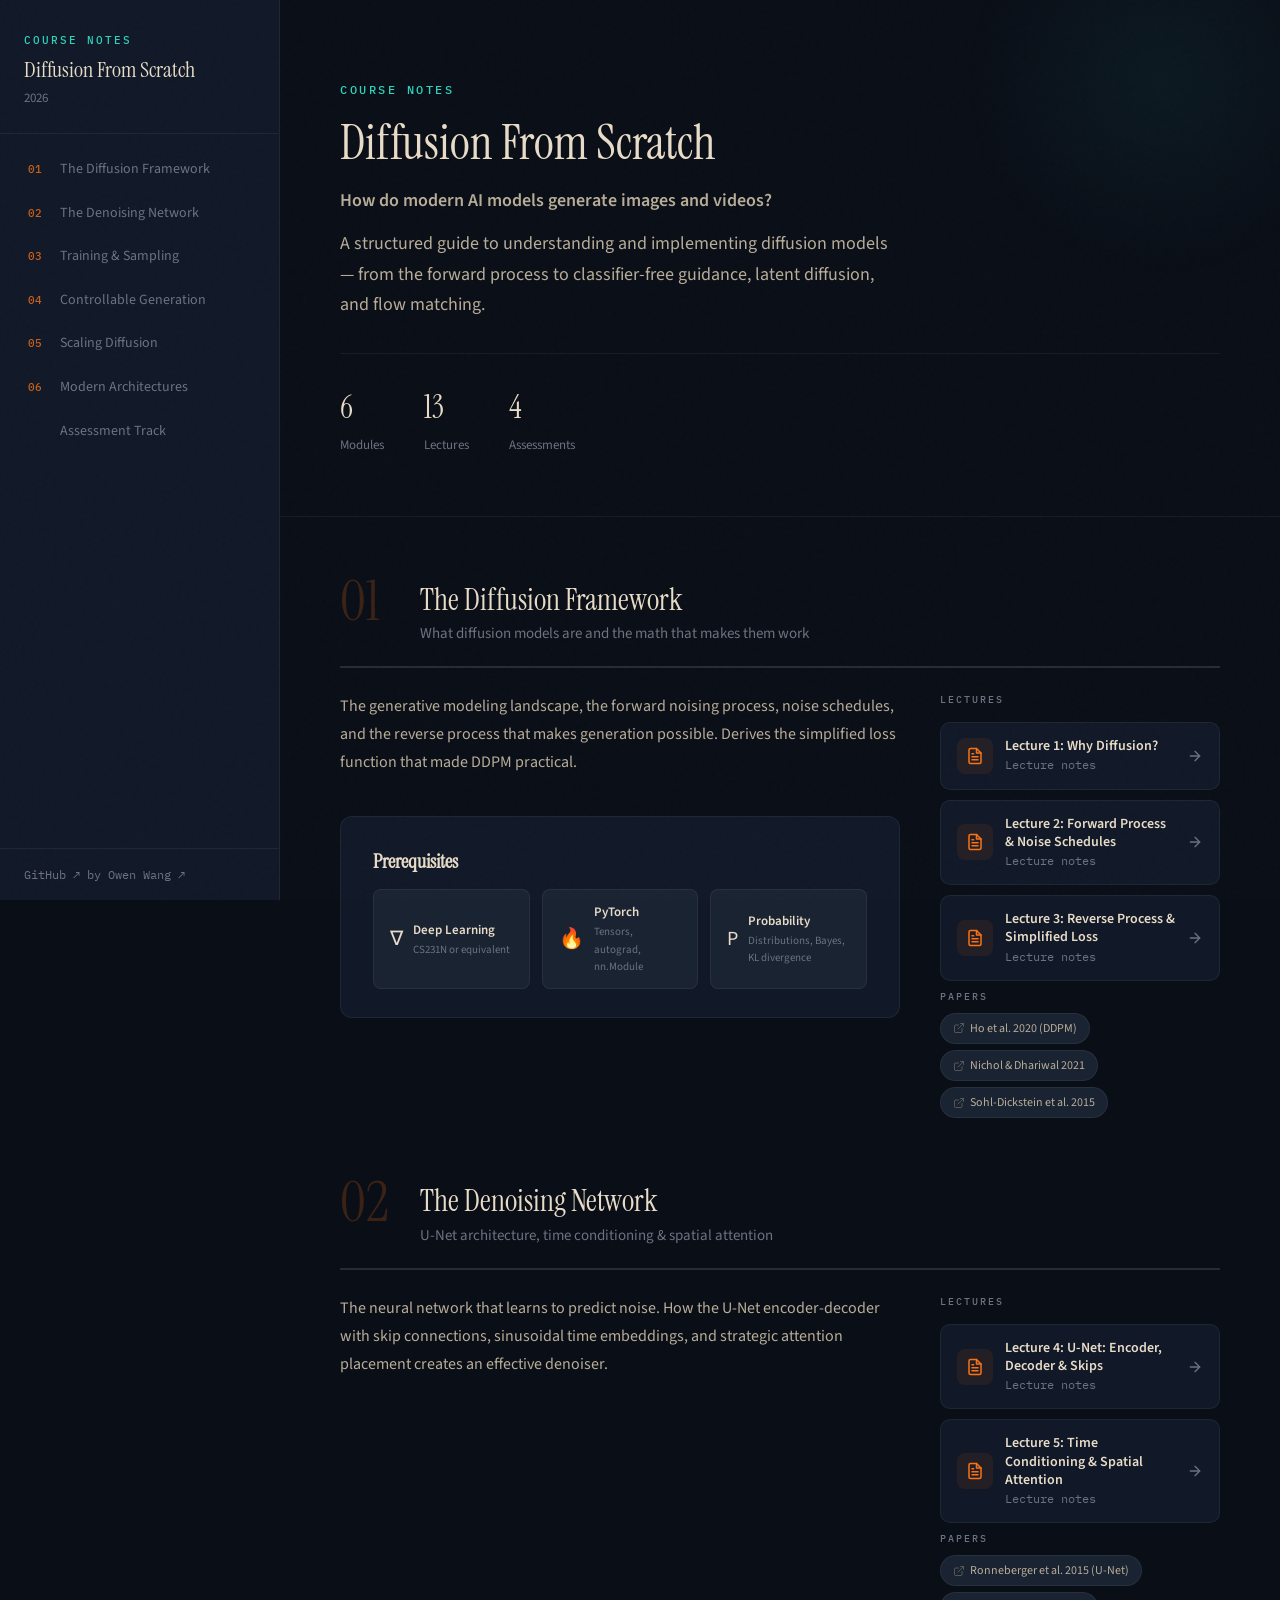
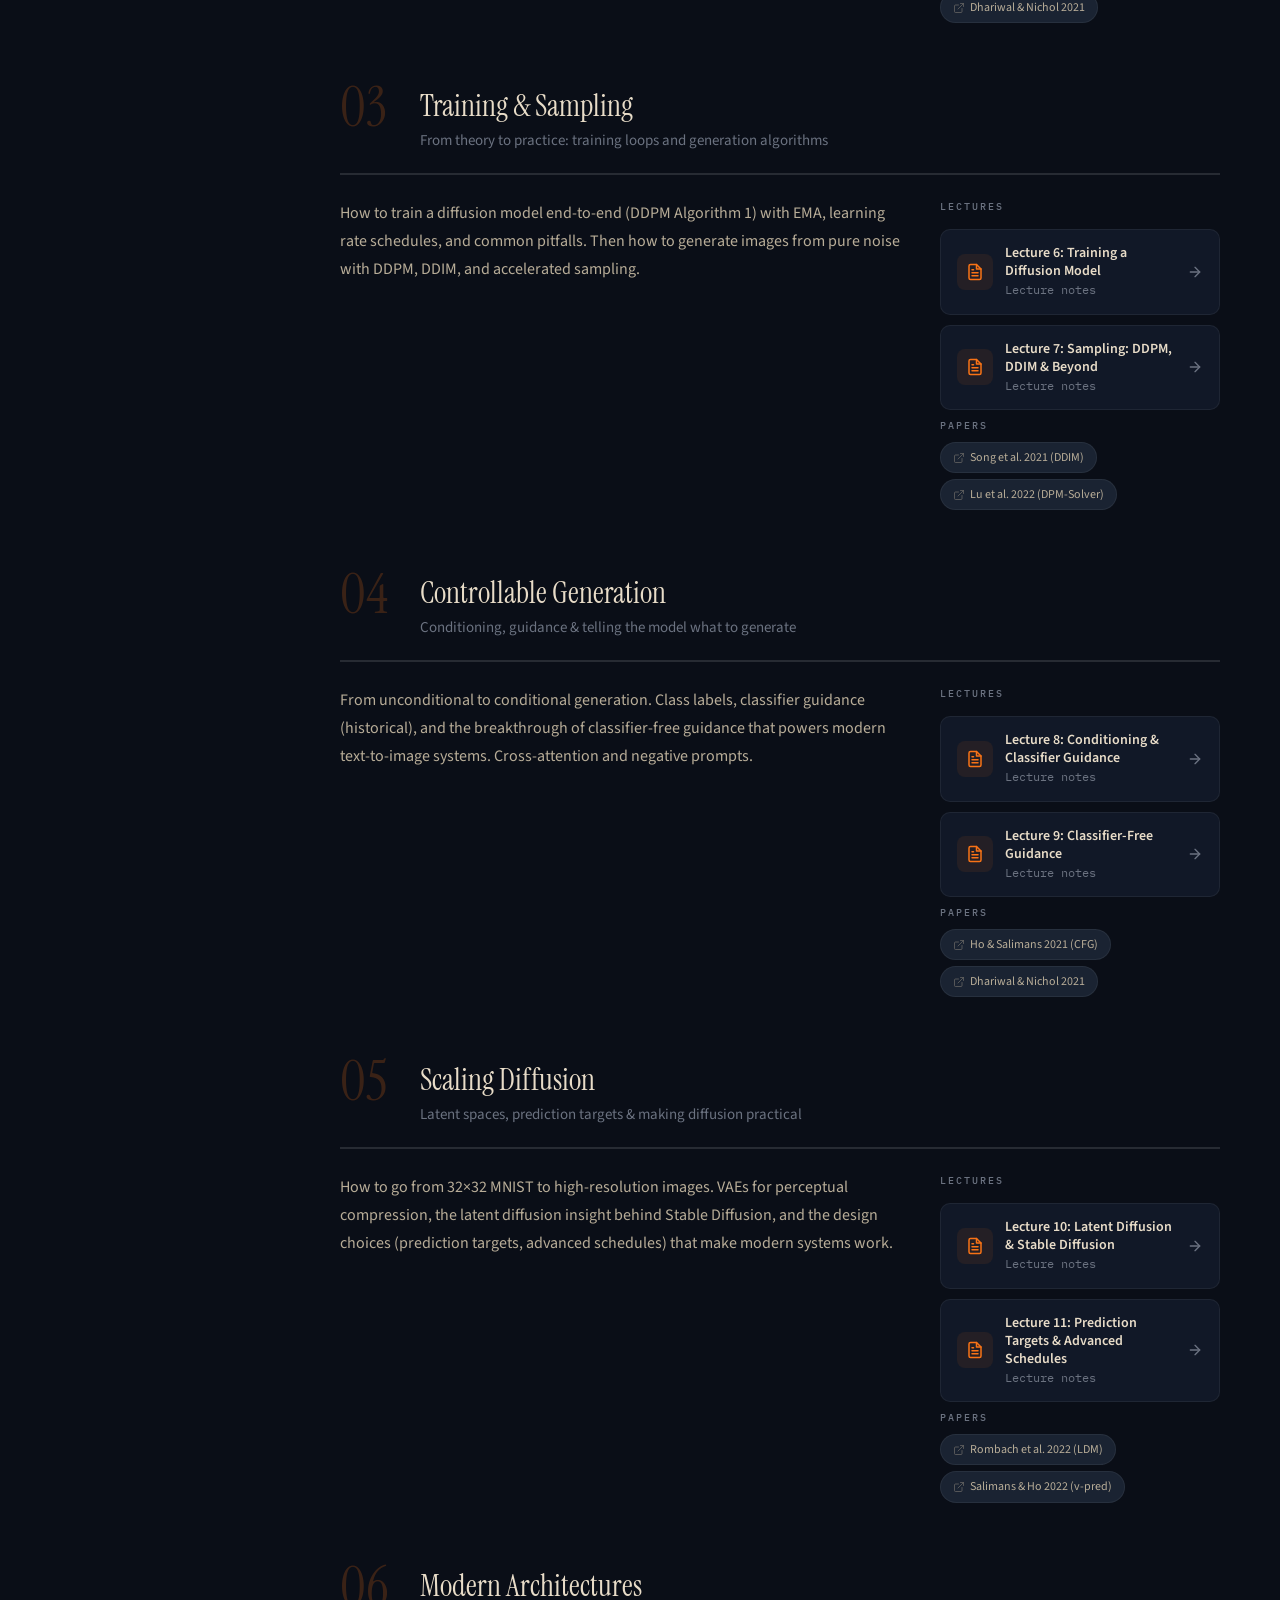
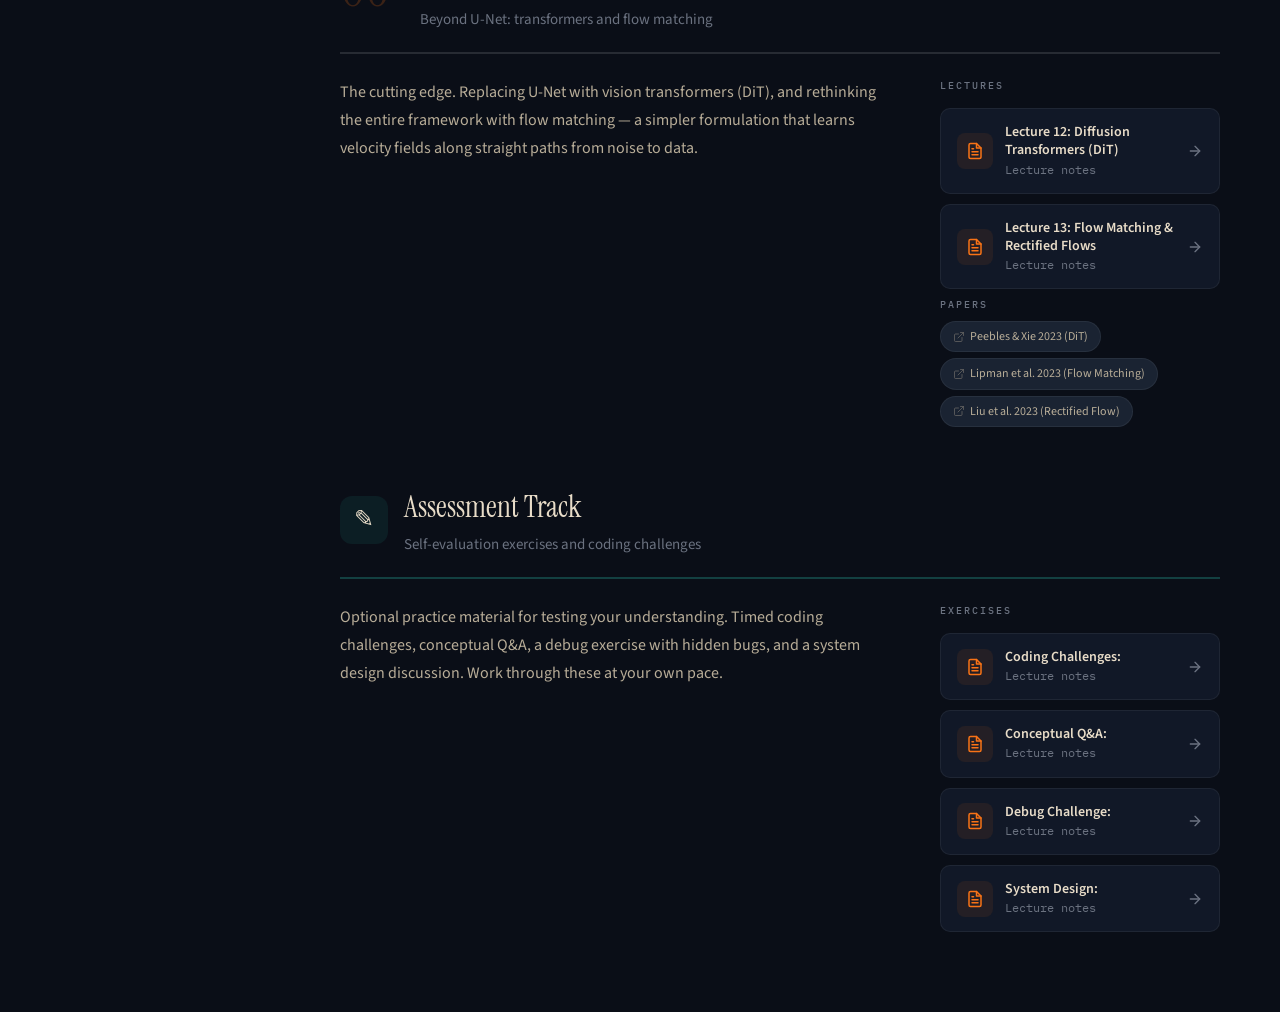
<file: site/index.html>
<!DOCTYPE html>
<html lang="en">
<head>
<meta charset="UTF-8">
<meta name="viewport" content="width=device-width, initial-scale=1.0">
<title>Diffusion From Scratch</title>
<meta name="description" content="Understanding diffusion models by building them, one equation at a time. 13 lectures from noise schedules to flow matching.">
<link rel="canonical" href="https://maninae.github.io/diffusion-from-scratch/">
<meta property="og:title" content="Diffusion From Scratch">
<meta property="og:description" content="Understanding diffusion models by building them, one equation at a time. 13 lectures from noise schedules to flow matching.">
<meta property="og:image" content="https://maninae.github.io/diffusion-from-scratch/assets/og-image.png">
<meta property="og:url" content="https://maninae.github.io/diffusion-from-scratch/">
<meta property="og:type" content="website">
<meta name="twitter:card" content="summary_large_image">
<meta name="twitter:title" content="Diffusion From Scratch">
<meta name="twitter:description" content="Understanding diffusion models by building them, one equation at a time. 13 lectures from noise schedules to flow matching.">
<meta name="twitter:image" content="https://maninae.github.io/diffusion-from-scratch/assets/og-image.png">
<link rel="preconnect" href="https://fonts.googleapis.com">
<link rel="preconnect" href="https://fonts.gstatic.com" crossorigin>
<link href="https://fonts.googleapis.com/css2?family=Instrument+Serif:ital@0;1&family=IBM+Plex+Mono:wght@400;500&family=Source+Sans+3:ital,wght@0,300;0,400;0,600;0,700;1,400&display=swap" rel="stylesheet">
<link rel="stylesheet" href="styles/shared.css">
</head>
<body class="page-index">

<!-- Mobile menu -->
<button class="menu-toggle" onclick="toggleSidebar()" aria-label="Toggle menu">
  <span></span>
</button>
<div class="menu-overlay" onclick="toggleSidebar()"></div>

<!-- Progress bar -->
<div class="progress-bar"><div class="bar"></div></div>

<!-- Sidebar -->
<aside class="sidebar">
  <div class="sidebar-header">
    <div class="course-code">Course Notes</div>
    <h1>Diffusion From Scratch</h1>
    <div class="term">2026</div>
  </div>
  <nav class="sidebar-nav" id="sidebarNav"></nav>
  <div class="sidebar-footer">
    <a href="https://github.com/Maninae/diffusion-from-scratch" target="_blank" rel="noopener">GitHub &nearr;</a>
    <a href="https://maninae.github.io/" target="_blank" rel="noopener">by Owen Wang &nearr;</a>
  </div>
</aside>

<!-- Main -->
<div class="main">
  <section class="hero">
    <div class="hero-eyebrow">Course Notes</div>
    <h2>Diffusion From Scratch</h2>
    <p class="hero-hook">How do modern AI models generate images and videos?</p>
    <p>
      A structured guide to understanding and implementing diffusion models &mdash;
      from the forward process to classifier-free guidance, latent diffusion, and flow matching.
    </p>
    <div class="hero-stats">
      <div class="hero-stat">
        <div class="stat-num">6</div>
        <div class="stat-label">Modules</div>
      </div>
      <div class="hero-stat">
        <div class="stat-num">13</div>
        <div class="stat-label">Lectures</div>
      </div>
      <div class="hero-stat">
        <div class="stat-num">4</div>
        <div class="stat-label">Assessments</div>
      </div>
    </div>
  </section>

  <div class="content" id="content"></div>
</div>

<script src="scripts/shared.js"></script>
<script>
var modules = [
  {
    id: 'diffusion-framework',
    num: '01',
    title: 'The Diffusion Framework',
    subtitle: 'What diffusion models are and the math that makes them work',
    description: '<p>The generative modeling landscape, the forward noising process, noise schedules, and the reverse process that makes generation possible. Derives the simplified loss function that made DDPM practical.</p>',
    lectures: [
      { label: 'Lecture 1', title: 'Why Diffusion?', file: 'lectures/lecture01.html' },
      { label: 'Lecture 2', title: 'Forward Process & Noise Schedules', file: 'lectures/lecture02.html' },
      { label: 'Lecture 3', title: 'Reverse Process & Simplified Loss', file: 'lectures/lecture03.html' }
    ],
    readings: [
      { text: 'Ho et al. 2020 (DDPM)', url: 'https://arxiv.org/abs/2006.11239' },
      { text: 'Nichol & Dhariwal 2021', url: 'https://arxiv.org/abs/2102.09672' },
      { text: 'Sohl-Dickstein et al. 2015', url: 'https://arxiv.org/abs/1503.03585' }
    ],
    prereqs: [
      { label: 'Deep Learning', sub: 'CS231N or equivalent', icon: '\u2207', url: 'http://cs231n.stanford.edu/' },
      { label: 'PyTorch', sub: 'Tensors, autograd, nn.Module', icon: '\uD83D\uDD25', url: 'https://pytorch.org/tutorials/' },
      { label: 'Probability', sub: 'Distributions, Bayes, KL divergence', icon: 'P', url: 'http://cs229.stanford.edu/section/cs229-prob.pdf' }
    ]
  },
  {
    id: 'denoising-network',
    num: '02',
    title: 'The Denoising Network',
    subtitle: 'U-Net architecture, time conditioning & spatial attention',
    description: '<p>The neural network that learns to predict noise. How the U-Net encoder-decoder with skip connections, sinusoidal time embeddings, and strategic attention placement creates an effective denoiser.</p>',
    lectures: [
      { label: 'Lecture 4', title: 'U-Net: Encoder, Decoder & Skips', file: 'lectures/lecture04.html' },
      { label: 'Lecture 5', title: 'Time Conditioning & Spatial Attention', file: 'lectures/lecture05.html' }
    ],
    readings: [
      { text: 'Ronneberger et al. 2015 (U-Net)', url: 'https://arxiv.org/abs/1505.04597' },
      { text: 'Dhariwal & Nichol 2021', url: 'https://arxiv.org/abs/2105.05233' }
    ]
  },
  {
    id: 'training-sampling',
    num: '03',
    title: 'Training & Sampling',
    subtitle: 'From theory to practice: training loops and generation algorithms',
    description: '<p>How to train a diffusion model end-to-end (DDPM Algorithm 1) with EMA, learning rate schedules, and common pitfalls. Then how to generate images from pure noise with DDPM, DDIM, and accelerated sampling.</p>',
    lectures: [
      { label: 'Lecture 6', title: 'Training a Diffusion Model', file: 'lectures/lecture06.html' },
      { label: 'Lecture 7', title: 'Sampling: DDPM, DDIM & Beyond', file: 'lectures/lecture07.html' }
    ],
    readings: [
      { text: 'Song et al. 2021 (DDIM)', url: 'https://arxiv.org/abs/2010.02502' },
      { text: 'Lu et al. 2022 (DPM-Solver)', url: 'https://arxiv.org/abs/2206.00927' }
    ]
  },
  {
    id: 'controllable-generation',
    num: '04',
    title: 'Controllable Generation',
    subtitle: 'Conditioning, guidance & telling the model what to generate',
    description: '<p>From unconditional to conditional generation. Class labels, classifier guidance (historical), and the breakthrough of classifier-free guidance that powers modern text-to-image systems. Cross-attention and negative prompts.</p>',
    lectures: [
      { label: 'Lecture 8', title: 'Conditioning & Classifier Guidance', file: 'lectures/lecture08.html' },
      { label: 'Lecture 9', title: 'Classifier-Free Guidance', file: 'lectures/lecture09.html' }
    ],
    readings: [
      { text: 'Ho & Salimans 2021 (CFG)', url: 'https://arxiv.org/abs/2207.12598' },
      { text: 'Dhariwal & Nichol 2021', url: 'https://arxiv.org/abs/2105.05233' }
    ]
  },
  {
    id: 'scaling-diffusion',
    num: '05',
    title: 'Scaling Diffusion',
    subtitle: 'Latent spaces, prediction targets & making diffusion practical',
    description: '<p>How to go from 32\u00d732 MNIST to high-resolution images. VAEs for perceptual compression, the latent diffusion insight behind Stable Diffusion, and the design choices (prediction targets, advanced schedules) that make modern systems work.</p>',
    lectures: [
      { label: 'Lecture 10', title: 'Latent Diffusion & Stable Diffusion', file: 'lectures/lecture10.html' },
      { label: 'Lecture 11', title: 'Prediction Targets & Advanced Schedules', file: 'lectures/lecture11.html' }
    ],
    readings: [
      { text: 'Rombach et al. 2022 (LDM)', url: 'https://arxiv.org/abs/2112.10752' },
      { text: 'Salimans & Ho 2022 (v-pred)', url: 'https://arxiv.org/abs/2202.00512' }
    ]
  },
  {
    id: 'modern-architectures',
    num: '06',
    title: 'Modern Architectures',
    subtitle: 'Beyond U-Net: transformers and flow matching',
    description: '<p>The cutting edge. Replacing U-Net with vision transformers (DiT), and rethinking the entire framework with flow matching \u2014 a simpler formulation that learns velocity fields along straight paths from noise to data.</p>',
    lectures: [
      { label: 'Lecture 12', title: 'Diffusion Transformers (DiT)', file: 'lectures/lecture12.html' },
      { label: 'Lecture 13', title: 'Flow Matching & Rectified Flows', file: 'lectures/lecture13.html' }
    ],
    readings: [
      { text: 'Peebles & Xie 2023 (DiT)', url: 'https://arxiv.org/abs/2212.09748' },
      { text: 'Lipman et al. 2023 (Flow Matching)', url: 'https://arxiv.org/abs/2210.02747' },
      { text: 'Liu et al. 2023 (Rectified Flow)', url: 'https://arxiv.org/abs/2209.03003' }
    ]
  },
  {
    id: 'assessment',
    num: '',
    title: 'Assessment Track',
    subtitle: 'Self-evaluation exercises and coding challenges',
    icon: '\u270E',
    isAssessment: true,
    description: '<p>Optional practice material for testing your understanding. Timed coding challenges, conceptual Q&A, a debug exercise with hidden bugs, and a system design discussion. Work through these at your own pace.</p>',
    lectures: [
      { label: 'Coding Challenges', title: '', file: 'lectures/assessment.html#coding' },
      { label: 'Conceptual Q&A', title: '', file: 'lectures/assessment.html#conceptual' },
      { label: 'Debug Challenge', title: '', file: 'lectures/assessment.html#debug' },
      { label: 'System Design', title: '', file: 'lectures/assessment.html#design' }
    ],
    readings: []
  }
];

buildIndexPage(modules);
</script>
</body>
</html>
</file>
<file: site/styles/shared.css>
/* ═══════════════════════════════════════════════════════════════
   Diffusion From Scratch — Shared Styles (Dark Ocean Theme)
   Based on CS234 RL structure, remapped to dark mode ocean palette
   ═══════════════════════════════════════════════════════════════ */

*, *::before, *::after { margin: 0; padding: 0; box-sizing: border-box; }

:root {
  /* Dark ocean palette */
  --bg-deep: #0a0e17;
  --bg-surface: #111827;
  --bg-elevated: #1a2332;
  --bg-hover: #1f2937;

  /* Text — soft beige-white, not pure white */
  --text-primary: #e8dcc8;
  --text-secondary: #b8ad98;
  --text-muted: #6b7280;

  /* Accents */
  --accent: #f97316;
  --accent-hover: #ea580c;
  --accent-light: rgba(249, 115, 22, 0.08);
  --accent-border: rgba(249, 115, 22, 0.25);
  --teal: #2dd4bf;
  --teal-light: rgba(45, 212, 191, 0.08);
  --teal-border: rgba(45, 212, 191, 0.25);

  /* Rules */
  --rule: rgba(255, 255, 255, 0.06);
  --rule-strong: rgba(255, 255, 255, 0.12);

  /* Layout */
  --sidebar-w: 280px;

  /* Typography */
  --serif: 'Instrument Serif', 'Georgia', serif;
  --sans: 'Source Sans 3', 'Helvetica Neue', sans-serif;
  --mono: 'IBM Plex Mono', 'Menlo', monospace;

  /* Callout colors (bright enough for dark bg) */
  --blue: #60a5fa;
  --green: #4ade80;
  --purple: #a78bfa;
  --amber: #fbbf24;
  --rose: #f472b6;
}

html { scroll-behavior: smooth; }

body {
  font-family: var(--sans);
  background: var(--bg-deep);
  color: var(--text-primary);
  line-height: 1.6;
  -webkit-font-smoothing: antialiased;
  overflow-x: hidden;
}

/* ── Subtle noise texture ── */
body::before {
  content: '';
  position: fixed;
  inset: 0;
  background-image: url("data:image/svg+xml,%3Csvg viewBox='0 0 256 256' xmlns='http://www.w3.org/2000/svg'%3E%3Cfilter id='noise'%3E%3CfeTurbulence type='fractalNoise' baseFrequency='0.9' numOctaves='4' stitchTiles='stitch'/%3E%3C/filter%3E%3Crect width='100%25' height='100%25' filter='url(%23noise)' opacity='0.015'/%3E%3C/svg%3E");
  pointer-events: none;
  z-index: 9999;
}

/* ═══════════════════════════════════════════════════════════════
   SIDEBAR
   ═══════════════════════════════════════════════════════════════ */
.sidebar {
  position: fixed;
  top: 0;
  left: 0;
  width: var(--sidebar-w);
  height: 100vh;
  background: var(--bg-surface);
  color: var(--text-primary);
  display: flex;
  flex-direction: column;
  z-index: 100;
  transition: transform 0.35s cubic-bezier(0.4, 0, 0.2, 1);
  border-right: 1px solid var(--rule);
}

.sidebar-header {
  padding: 32px 24px 24px;
  border-bottom: 1px solid var(--rule);
}

.sidebar-header .course-code {
  font-family: var(--mono);
  font-size: 11px;
  letter-spacing: 2px;
  text-transform: uppercase;
  color: var(--teal);
  margin-bottom: 6px;
  font-weight: 500;
}

.sidebar-header h1 {
  font-family: var(--serif);
  font-size: 22px;
  font-weight: 400;
  line-height: 1.3;
  color: var(--text-primary);
}

.sidebar-header h1 a {
  color: inherit;
  text-decoration: none;
}

.sidebar-header h1 a:hover {
  color: var(--accent);
}

.sidebar-header .term {
  font-family: var(--sans);
  font-size: 13px;
  color: var(--text-muted);
  margin-top: 4px;
}

.sidebar-nav {
  flex: 1;
  overflow-y: auto;
  padding: 16px 0;
  scrollbar-width: thin;
  scrollbar-color: rgba(255,255,255,0.1) transparent;
}

.sidebar-nav::-webkit-scrollbar { width: 4px; }
.sidebar-nav::-webkit-scrollbar-track { background: transparent; }
.sidebar-nav::-webkit-scrollbar-thumb { background: rgba(255,255,255,0.1); border-radius: 2px; }

.nav-section {
  padding: 0 16px;
  margin-bottom: 4px;
}

.nav-item {
  display: flex;
  align-items: flex-start;
  gap: 12px;
  padding: 10px 12px;
  border-radius: 8px;
  cursor: pointer;
  transition: all 0.2s ease;
  text-decoration: none;
  color: var(--text-muted);
  font-size: 14px;
  line-height: 1.4;
}

.nav-item:hover {
  background: rgba(255,255,255,0.04);
  color: var(--text-primary);
}

.nav-item.active {
  background: var(--accent-light);
  color: var(--text-primary);
}

.nav-item .nav-num {
  font-family: var(--mono);
  font-size: 11px;
  font-weight: 500;
  color: var(--accent);
  min-width: 20px;
  padding-top: 2px;
  opacity: 0.8;
}

.nav-item.active .nav-num { opacity: 1; }

/* ToC sub-items (lecture pages) */
.nav-sub-item {
  display: block;
  padding: 6px 12px 6px 44px;
  border-radius: 6px;
  cursor: pointer;
  transition: all 0.2s ease;
  text-decoration: none;
  color: var(--text-muted);
  font-size: 13px;
  line-height: 1.35;
}

.nav-sub-item:hover {
  background: rgba(255,255,255,0.03);
  color: var(--text-secondary);
}

.nav-sub-item.active {
  color: var(--text-primary);
  background: rgba(255,255,255,0.04);
}

.sidebar-footer {
  padding: 16px 24px;
  border-top: 1px solid var(--rule);
  font-size: 12px;
  color: var(--text-muted);
  font-family: var(--mono);
}

.sidebar-footer a {
  color: var(--text-muted);
  text-decoration: none;
  transition: color 0.2s;
}

.sidebar-footer a:hover { color: var(--accent); }

/* ── Mobile menu toggle ── */
.menu-toggle {
  display: none;
  position: fixed;
  top: 16px;
  left: 16px;
  z-index: 200;
  width: 44px;
  height: 44px;
  border-radius: 10px;
  background: var(--bg-surface);
  border: 1px solid var(--rule);
  cursor: pointer;
  align-items: center;
  justify-content: center;
  box-shadow: 0 2px 12px rgba(0,0,0,0.3);
}

.menu-toggle span {
  display: block;
  width: 20px;
  height: 2px;
  background: var(--text-primary);
  border-radius: 1px;
  transition: all 0.3s;
  position: relative;
}

.menu-toggle span::before,
.menu-toggle span::after {
  content: '';
  position: absolute;
  left: 0;
  width: 20px;
  height: 2px;
  background: var(--text-primary);
  border-radius: 1px;
  transition: all 0.3s;
}

.menu-toggle span::before { top: -6px; }
.menu-toggle span::after { top: 6px; }

.menu-overlay {
  display: none;
  position: fixed;
  inset: 0;
  background: rgba(0,0,0,0.6);
  z-index: 90;
  opacity: 0;
  transition: opacity 0.3s;
}

/* ── Main content ── */
.main {
  margin-left: var(--sidebar-w);
  min-height: 100vh;
}

/* ── Scroll progress ── */
.progress-bar {
  position: fixed;
  top: 0;
  left: var(--sidebar-w);
  right: 0;
  height: 3px;
  background: transparent;
  z-index: 50;
}

.progress-bar .bar {
  height: 100%;
  background: linear-gradient(90deg, var(--accent), var(--teal));
  width: 0%;
  transition: width 0.1s linear;
}

/* ── Animations ── */
@keyframes fadeUp {
  from { opacity: 0; transform: translateY(20px); }
  to { opacity: 1; transform: translateY(0); }
}

/* ═══════════════════════════════════════════════════════════════
   INDEX PAGE — Hero, modules, lecture cards, readings, prereqs
   ═══════════════════════════════════════════════════════════════ */
.hero {
  padding: 80px 60px 60px;
  border-bottom: 1px solid var(--rule);
  position: relative;
  overflow: hidden;
  max-width: 1200px;
  margin: 0 auto;
}

.hero::after {
  content: '';
  position: absolute;
  top: -120px;
  right: -80px;
  width: 400px;
  height: 400px;
  border-radius: 50%;
  background: radial-gradient(circle, rgba(45, 212, 191, 0.06) 0%, transparent 70%);
  pointer-events: none;
}

.hero-eyebrow {
  font-family: var(--mono);
  font-size: 12px;
  letter-spacing: 2.5px;
  text-transform: uppercase;
  color: var(--teal);
  margin-bottom: 16px;
  font-weight: 500;
}

.hero h2 {
  font-family: var(--serif);
  font-size: 48px;
  font-weight: 400;
  line-height: 1.15;
  color: var(--text-primary);
  max-width: 600px;
  margin-bottom: 16px;
}

.hero-hook {
  font-size: 22px;
  font-weight: 600;
  color: var(--teal);
  max-width: 560px;
  line-height: 1.5;
  margin-bottom: 12px;
}

.hero p {
  font-size: 18px;
  color: var(--text-secondary);
  max-width: 560px;
  line-height: 1.7;
}

.hero-stats {
  display: flex;
  gap: 40px;
  margin-top: 32px;
  padding-top: 28px;
  border-top: 1px solid var(--rule);
}

.hero-stat .stat-num {
  font-family: var(--serif);
  font-size: 32px;
  color: var(--text-primary);
}

.hero-stat .stat-label {
  font-size: 13px;
  color: var(--text-muted);
  margin-top: 2px;
}

.content {
  padding: 0 60px 80px;
  max-width: 1200px;
  margin: 0 auto;
}

/* ── Module card ── */
.module {
  padding-top: 56px;
  scroll-margin-top: 24px;
}

.module-header {
  display: flex;
  align-items: flex-start;
  gap: 20px;
  margin-bottom: 24px;
  padding-bottom: 20px;
  border-bottom: 2px solid var(--rule-strong);
}

.module-number {
  font-family: var(--serif);
  font-size: 56px;
  line-height: 1;
  color: var(--accent);
  opacity: 0.2;
  min-width: 60px;
}

.module-title-block { padding-top: 8px; }

.module-title {
  font-family: var(--serif);
  font-size: 30px;
  font-weight: 400;
  line-height: 1.25;
  color: var(--text-primary);
}

.module-subtitle {
  font-size: 15px;
  color: var(--text-muted);
  margin-top: 4px;
}

.module-body {
  display: grid;
  grid-template-columns: 1fr 280px;
  gap: 40px;
  max-width: 1200px;
}

.module-description {
  font-size: 16px;
  line-height: 1.75;
  color: var(--text-secondary);
}

.module-description p + p { margin-top: 12px; }

.module-description ul {
  margin-top: 10px;
  padding-left: 20px;
}

.module-description li {
  margin-bottom: 6px;
  color: var(--text-secondary);
}

/* ── Lecture cards ── */
.lectures-panel {
  display: flex;
  flex-direction: column;
  gap: 10px;
}

.lectures-panel h4 {
  font-family: var(--mono);
  font-size: 10px;
  letter-spacing: 2px;
  text-transform: uppercase;
  color: var(--text-muted);
  margin-bottom: 4px;
  font-weight: 500;
}

.lecture-card {
  display: flex;
  align-items: center;
  gap: 12px;
  padding: 14px 16px;
  background: var(--bg-surface);
  border: 1px solid var(--rule);
  border-radius: 10px;
  text-decoration: none;
  color: var(--text-primary);
  transition: all 0.25s cubic-bezier(0.4, 0, 0.2, 1);
  position: relative;
  overflow: hidden;
}

.lecture-card::before {
  content: '';
  position: absolute;
  left: 0;
  top: 0;
  bottom: 0;
  width: 3px;
  background: var(--accent);
  transform: scaleY(0);
  transition: transform 0.25s cubic-bezier(0.4, 0, 0.2, 1);
}

.lecture-card:hover {
  border-color: var(--accent-border);
  background: var(--bg-elevated);
  transform: translateY(-1px);
  box-shadow: 0 4px 16px rgba(0, 0, 0, 0.3);
}

.lecture-card:hover::before { transform: scaleY(1); }

.lecture-icon {
  width: 36px;
  height: 36px;
  border-radius: 8px;
  background: var(--accent-light);
  display: flex;
  align-items: center;
  justify-content: center;
  flex-shrink: 0;
}

.lecture-icon svg {
  width: 18px;
  height: 18px;
  color: var(--accent);
}

.lecture-info {
  flex: 1;
  min-width: 0;
}

.lecture-label {
  font-size: 14px;
  font-weight: 600;
  color: var(--text-primary);
  line-height: 1.3;
}

.lecture-meta {
  font-size: 12px;
  color: var(--text-muted);
  font-family: var(--mono);
}

.lecture-arrow {
  color: var(--text-muted);
  transition: all 0.25s;
  flex-shrink: 0;
}

.lecture-card:hover .lecture-arrow {
  color: var(--accent);
  transform: translateX(3px);
}

/* ── Reading pills ── */
.readings { margin-top: 8px; }

.readings h4 {
  font-family: var(--mono);
  font-size: 10px;
  letter-spacing: 2px;
  text-transform: uppercase;
  color: var(--text-muted);
  margin-bottom: 8px;
  font-weight: 500;
}

.reading-pills {
  display: flex;
  flex-wrap: wrap;
  gap: 6px;
}

.reading-pill {
  display: inline-flex;
  align-items: center;
  gap: 5px;
  padding: 5px 12px;
  border-radius: 20px;
  font-size: 12px;
  color: var(--text-secondary);
  background: var(--bg-elevated);
  border: 1px solid var(--rule);
  text-decoration: none;
  transition: all 0.2s;
}

.reading-pill:hover {
  border-color: var(--accent-border);
  color: var(--accent);
}

.reading-pill.is-link { cursor: pointer; }

.reading-pill svg {
  width: 12px;
  height: 12px;
  opacity: 0.5;
}

/* ── Prerequisites ── */
.prereqs {
  background: var(--bg-surface);
  border: 1px solid var(--rule);
  border-radius: 12px;
  padding: 28px 32px;
  margin-top: 40px;
  max-width: 1200px;
}

.prereqs h4 {
  font-family: var(--serif);
  font-size: 20px;
  margin-bottom: 12px;
  color: var(--text-primary);
}

.prereqs-grid {
  display: grid;
  grid-template-columns: repeat(3, 1fr);
  gap: 12px;
}

.prereq-card {
  display: flex;
  align-items: center;
  gap: 10px;
  padding: 12px 16px;
  border-radius: 8px;
  background: var(--bg-elevated);
  border: 1px solid var(--rule);
  text-decoration: none;
  color: var(--text-primary);
  transition: all 0.2s;
}

.prereq-card:hover {
  border-color: var(--accent-border);
  transform: translateY(-1px);
  box-shadow: 0 2px 8px rgba(0,0,0,0.2);
}

.prereq-card .prereq-icon { font-size: 20px; }
.prereq-card .prereq-label { font-size: 13px; font-weight: 600; }
.prereq-card .prereq-sub { font-size: 11px; color: var(--text-muted); }

/* Index page animations */
.page-index .module {
  opacity: 0;
  animation: fadeUp 0.5s ease forwards;
}

.page-index .module:nth-child(1) { animation-delay: 0.05s; }
.page-index .module:nth-child(2) { animation-delay: 0.1s; }
.page-index .module:nth-child(3) { animation-delay: 0.15s; }
.page-index .module:nth-child(4) { animation-delay: 0.2s; }
.page-index .module:nth-child(5) { animation-delay: 0.25s; }
.page-index .module:nth-child(6) { animation-delay: 0.3s; }
.page-index .module:nth-child(7) { animation-delay: 0.35s; }

.page-index .hero { animation: fadeUp 0.6s ease forwards; }

/* ── Assessment section (distinct from numbered modules) ── */
.assessment-section {
  padding-top: 56px;
  scroll-margin-top: 24px;
}

.assessment-header {
  display: flex;
  align-items: center;
  gap: 16px;
  margin-bottom: 24px;
  padding-bottom: 20px;
  border-bottom: 2px solid var(--teal-border);
}

.assessment-icon {
  width: 48px;
  height: 48px;
  border-radius: 12px;
  background: var(--teal-light);
  display: flex;
  align-items: center;
  justify-content: center;
  font-size: 24px;
}

.assessment-title {
  font-family: var(--serif);
  font-size: 30px;
  font-weight: 400;
  color: var(--text-primary);
}

.assessment-subtitle {
  font-size: 15px;
  color: var(--text-muted);
  margin-top: 2px;
}

/* ═══════════════════════════════════════════════════════════════
   LECTURE PAGES — Article content, callouts, algorithms, proofs
   ═══════════════════════════════════════════════════════════════ */

/* ── Lecture header ── */
.lecture-header {
  padding: 80px 60px 48px;
  border-bottom: 1px solid var(--rule);
  max-width: 1200px;
  margin: 0 auto;
}

.lecture-header .lecture-eyebrow {
  font-family: var(--mono);
  font-size: 12px;
  letter-spacing: 2.5px;
  text-transform: uppercase;
  color: var(--teal);
  margin-bottom: 12px;
  font-weight: 500;
}

.lecture-header h2 {
  font-family: var(--serif);
  font-size: 42px;
  font-weight: 400;
  line-height: 1.2;
  color: var(--text-primary);
  margin-bottom: 12px;
}

.lecture-header .lecture-desc {
  font-size: 18px;
  color: var(--text-secondary);
  line-height: 1.7;
  max-width: 640px;
}

.lecture-tags {
  display: flex;
  flex-wrap: wrap;
  gap: 8px;
  margin-top: 20px;
}

.lecture-tag {
  display: inline-block;
  padding: 4px 14px;
  border-radius: 20px;
  font-size: 12px;
  font-family: var(--mono);
  font-weight: 500;
  background: var(--accent-light);
  color: var(--accent);
  border: 1px solid var(--accent-border);
}

/* Teal variant for optional/advanced tags */
.lecture-tag.optional {
  background: var(--teal-light);
  color: var(--teal);
  border-color: var(--teal-border);
}

/* ── Article ── */
.lecture-article {
  padding: 48px 60px 80px;
  max-width: 1200px;
  margin: 0 auto;
}

.lecture-roadmap {
  font-size: 18px;
  line-height: 1.8;
  color: var(--text-secondary);
  margin-bottom: 40px;
}

.lecture-article h2 {
  font-family: var(--serif);
  font-size: 32px;
  font-weight: 400;
  color: var(--text-primary);
  margin-top: 56px;
  margin-bottom: 20px;
  padding-bottom: 12px;
  border-bottom: 2px solid var(--rule-strong);
  scroll-margin-top: 24px;
}

.section-number {
  color: var(--accent);
  margin-right: 10px;
  font-family: var(--mono);
  font-size: 0.75em;
  font-weight: 500;
  vertical-align: baseline;
  opacity: 0.7;
}

.lecture-article h3 {
  font-family: var(--serif);
  font-size: 24px;
  font-weight: 400;
  color: var(--text-primary);
  margin-top: 40px;
  margin-bottom: 16px;
  scroll-margin-top: 24px;
}

.lecture-article h4 {
  font-family: var(--sans);
  font-size: 18px;
  font-weight: 600;
  color: var(--text-primary);
  margin-top: 28px;
  margin-bottom: 12px;
}

.lecture-article p {
  font-size: 17px;
  line-height: 1.8;
  color: var(--text-secondary);
  margin-bottom: 16px;
}

.lecture-article ul,
.lecture-article ol {
  padding-left: 24px;
  margin-bottom: 16px;
}

.lecture-article li {
  font-size: 17px;
  line-height: 1.7;
  color: var(--text-secondary);
  margin-bottom: 8px;
}

.lecture-article strong {
  color: var(--text-primary);
  font-weight: 600;
}

.lecture-article a {
  color: var(--accent);
  text-decoration: underline;
  text-decoration-color: var(--accent-border);
  text-underline-offset: 2px;
  transition: text-decoration-color 0.2s;
}

.lecture-article a:hover {
  text-decoration-color: var(--accent);
}

/* ── Callout boxes ── */
.callout {
  border-radius: 12px;
  padding: 24px 28px;
  margin: 24px 0;
  border-left: 4px solid;
}

.callout-label {
  font-family: var(--mono);
  font-size: 11px;
  font-weight: 500;
  letter-spacing: 1.5px;
  text-transform: uppercase;
  margin-bottom: 10px;
}

.callout p { margin-bottom: 8px; }
.callout p:last-child { margin-bottom: 0; }

.callout.definition {
  background: rgba(96, 165, 250, 0.06);
  border-color: var(--blue);
}
.callout.definition .callout-label { color: var(--blue); }

.callout.theorem {
  background: rgba(167, 139, 250, 0.06);
  border-color: var(--purple);
}
.callout.theorem .callout-label { color: var(--purple); }

.callout.example {
  background: rgba(251, 191, 36, 0.06);
  border-color: var(--amber);
}
.callout.example .callout-label { color: var(--amber); }

.callout.insight {
  background: rgba(74, 222, 128, 0.06);
  border-color: var(--green);
}
.callout.insight .callout-label { color: var(--green); }

.callout.note {
  background: rgba(107, 114, 128, 0.06);
  border-color: var(--text-muted);
}
.callout.note .callout-label { color: var(--text-muted); }

.callout.prereq {
  background: rgba(244, 114, 182, 0.06);
  border-color: var(--rose);
}
.callout.prereq .callout-label { color: var(--rose); }

/* ── Algorithm blocks ── */
.algorithm {
  background: var(--bg-surface);
  border: 1px solid var(--rule);
  border-radius: 12px;
  padding: 24px 28px;
  margin: 24px 0;
  overflow-x: auto;
}

.algorithm-title {
  font-family: var(--mono);
  font-size: 14px;
  font-weight: 500;
  color: var(--accent);
  margin-bottom: 16px;
  padding-bottom: 10px;
  border-bottom: 1px solid var(--rule);
}

.algorithm ol,
.algorithm ul {
  padding-left: 20px;
  margin-bottom: 0;
}

.algorithm li {
  font-family: var(--sans);
  font-size: 15px;
  line-height: 1.8;
  color: var(--text-secondary);
  margin-bottom: 4px;
}

.algorithm .keyword {
  font-family: var(--mono);
  font-weight: 500;
  color: var(--teal);
  font-size: 14px;
}

.algorithm .comment {
  color: var(--text-muted);
  font-style: italic;
  font-size: 14px;
}

/* ── Collapsible sections (ELBO derivation, proofs, etc.) ── */
.collapsible {
  margin: 20px 0;
  border: 1px solid var(--rule);
  border-radius: 10px;
  overflow: hidden;
}

.collapsible summary {
  padding: 14px 20px;
  font-family: var(--mono);
  font-size: 13px;
  font-weight: 500;
  color: var(--text-muted);
  cursor: pointer;
  background: var(--bg-elevated);
  transition: all 0.2s;
  list-style: none;
}

.collapsible summary::-webkit-details-marker { display: none; }

.collapsible summary::before {
  content: '▸';
  display: inline-block;
  margin-right: 8px;
  transition: transform 0.2s;
  color: var(--accent);
}

.collapsible[open] summary::before {
  transform: rotate(90deg);
}

.collapsible summary:hover {
  background: var(--bg-hover);
  color: var(--text-secondary);
}

.collapsible .collapsible-content {
  padding: 20px 24px;
  border-top: 1px solid var(--rule);
  font-size: 16px;
  line-height: 1.75;
  color: var(--text-secondary);
}

.collapsible .collapsible-content p {
  font-size: 16px;
  margin-bottom: 12px;
}

.collapsible .collapsible-content p:last-child {
  margin-bottom: 0;
}

/* ── Code blocks ── */
.code-block {
  background: var(--bg-elevated);
  border: 1px solid var(--rule);
  border-radius: 10px;
  padding: 20px 24px;
  margin: 20px 0;
  overflow-x: auto;
  font-family: var(--mono);
  font-size: 14px;
  line-height: 1.45;
  color: var(--text-primary);
  white-space: pre-wrap;
  position: relative;
}

.code-block-label {
  position: absolute;
  top: 8px;
  right: 12px;
  font-family: var(--mono);
  font-size: 10px;
  letter-spacing: 1.5px;
  text-transform: uppercase;
  color: var(--text-muted);
  opacity: 0.6;
}

.code-block .comment { color: var(--text-muted); font-style: italic; }
.code-block .keyword { color: var(--teal); }
.code-block .string { color: var(--green); }
.code-block .number { color: var(--amber); }
.code-block .function { color: var(--blue); }
.code-block .type { color: var(--purple); }

/* Pseudocode syntax highlighting — same tokens, slightly muted */
.pseudocode .comment { color: var(--text-muted); font-style: italic; }
.pseudocode .keyword { color: var(--teal); }
.pseudocode .string { color: var(--green); }
.pseudocode .number { color: var(--amber); }
.pseudocode .function { color: var(--blue); }
.pseudocode .type { color: var(--purple); }

/* Pseudocode block (distinct from real code) */
.pseudocode {
  background: var(--bg-surface);
  border: 1px solid var(--rule);
  border-left: 3px solid var(--teal);
  border-radius: 0 10px 10px 0;
  padding: 20px 24px;
  margin: 20px 0;
  font-family: var(--mono);
  font-size: 14px;
  line-height: 1.45;
  color: var(--text-secondary);
  white-space: pre-wrap;
  overflow-x: auto;
}

.pseudocode-title {
  font-family: var(--mono);
  font-size: 11px;
  letter-spacing: 1.5px;
  text-transform: uppercase;
  color: var(--text-muted);
  margin-bottom: 12px;
  opacity: 0.8;
}

/* ── Math hover tooltips ── */
[data-tip] {
  cursor: help;
  border-bottom: 1px dotted var(--teal);
  padding-bottom: 1px;
}

.math-tooltip {
  position: fixed;
  background: var(--bg-elevated);
  border: 1px solid var(--rule-strong);
  border-radius: 8px;
  padding: 8px 14px;
  font-family: var(--sans);
  font-size: 14px;
  line-height: 1.5;
  color: var(--text-secondary);
  max-width: 320px;
  z-index: 1000;
  pointer-events: none;
  box-shadow: 0 4px 16px rgba(0, 0, 0, 0.5);
  opacity: 0;
  transition: opacity 0.15s;
}

.math-tooltip.visible {
  opacity: 1;
}

/* ── Display math overflow ── */
.katex-display {
  overflow-x: auto;
  overflow-y: hidden;
  padding: 4px 0;
}

/* ── Prev/Next footer nav ── */
.lecture-nav {
  display: flex;
  justify-content: space-between;
  gap: 24px;
  padding: 32px 60px;
  border-top: 1px solid var(--rule);
  max-width: 1200px;
  margin: 0 auto;
}

.lecture-nav a {
  display: flex;
  flex-direction: column;
  gap: 4px;
  padding: 16px 24px;
  border-radius: 10px;
  background: var(--bg-surface);
  border: 1px solid var(--rule);
  text-decoration: none;
  transition: all 0.25s;
  min-width: 180px;
}

.lecture-nav a:hover {
  border-color: var(--accent-border);
  box-shadow: 0 4px 16px rgba(0, 0, 0, 0.3);
  transform: translateY(-1px);
}

.lecture-nav a .nav-dir {
  font-family: var(--mono);
  font-size: 11px;
  letter-spacing: 1.5px;
  text-transform: uppercase;
  color: var(--text-muted);
}

.lecture-nav a .nav-title {
  font-family: var(--serif);
  font-size: 18px;
  color: var(--text-primary);
}

.lecture-nav .next {
  text-align: right;
  margin-left: auto;
}

/* Top navigation — compact prev/next links */
.lecture-nav-top {
  display: flex;
  justify-content: space-between;
  align-items: center;
  padding: 12px 60px;
  max-width: 1200px;
  margin: 0 auto 8px auto;
  font-family: var(--mono);
  font-size: 13px;
  letter-spacing: 0.5px;
}

.lecture-nav-top a {
  color: var(--text-muted);
  text-decoration: none;
  transition: color 0.2s;
}

.lecture-nav-top a:hover {
  color: var(--accent);
}

.lecture-nav-top .next {
  margin-left: auto;
}

/* ═══════════════════════════════════════════════════════════════
   RESPONSIVE
   ═══════════════════════════════════════════════════════════════ */
@media (max-width: 960px) {
  .module-body {
    grid-template-columns: 1fr;
    gap: 24px;
  }
  .prereqs-grid {
    grid-template-columns: 1fr 1fr;
  }
}

@media (max-width: 768px) {
  .sidebar { transform: translateX(-100%); }
  .sidebar.open { transform: translateX(0); }
  .menu-toggle { display: flex; }
  .menu-overlay.open { display: block; opacity: 1; }

  .main { margin-left: 0; }
  .progress-bar { left: 0; }

  .hero { padding: 80px 24px 40px; }
  .hero h2 { font-size: 32px; }
  .content { padding: 0 24px 60px; }

  .hero-stats { gap: 24px; }
  .prereqs-grid { grid-template-columns: 1fr; }

  .lecture-header { padding: 80px 24px 36px; }
  .lecture-header h2 { font-size: 28px; }
  .lecture-article { padding: 32px 24px 60px; }
  .lecture-article h2 { font-size: 26px; }
  .lecture-article h3 { font-size: 20px; }
  .lecture-nav { padding: 24px; flex-direction: column; }
  .lecture-nav a { min-width: unset; }
  .lecture-nav .next { text-align: left; }
  .lecture-nav-top { padding: 12px 24px; font-size: 12px; }

  .callout { padding: 18px 20px; }
  .algorithm { padding: 18px 20px; }
}
</file>
